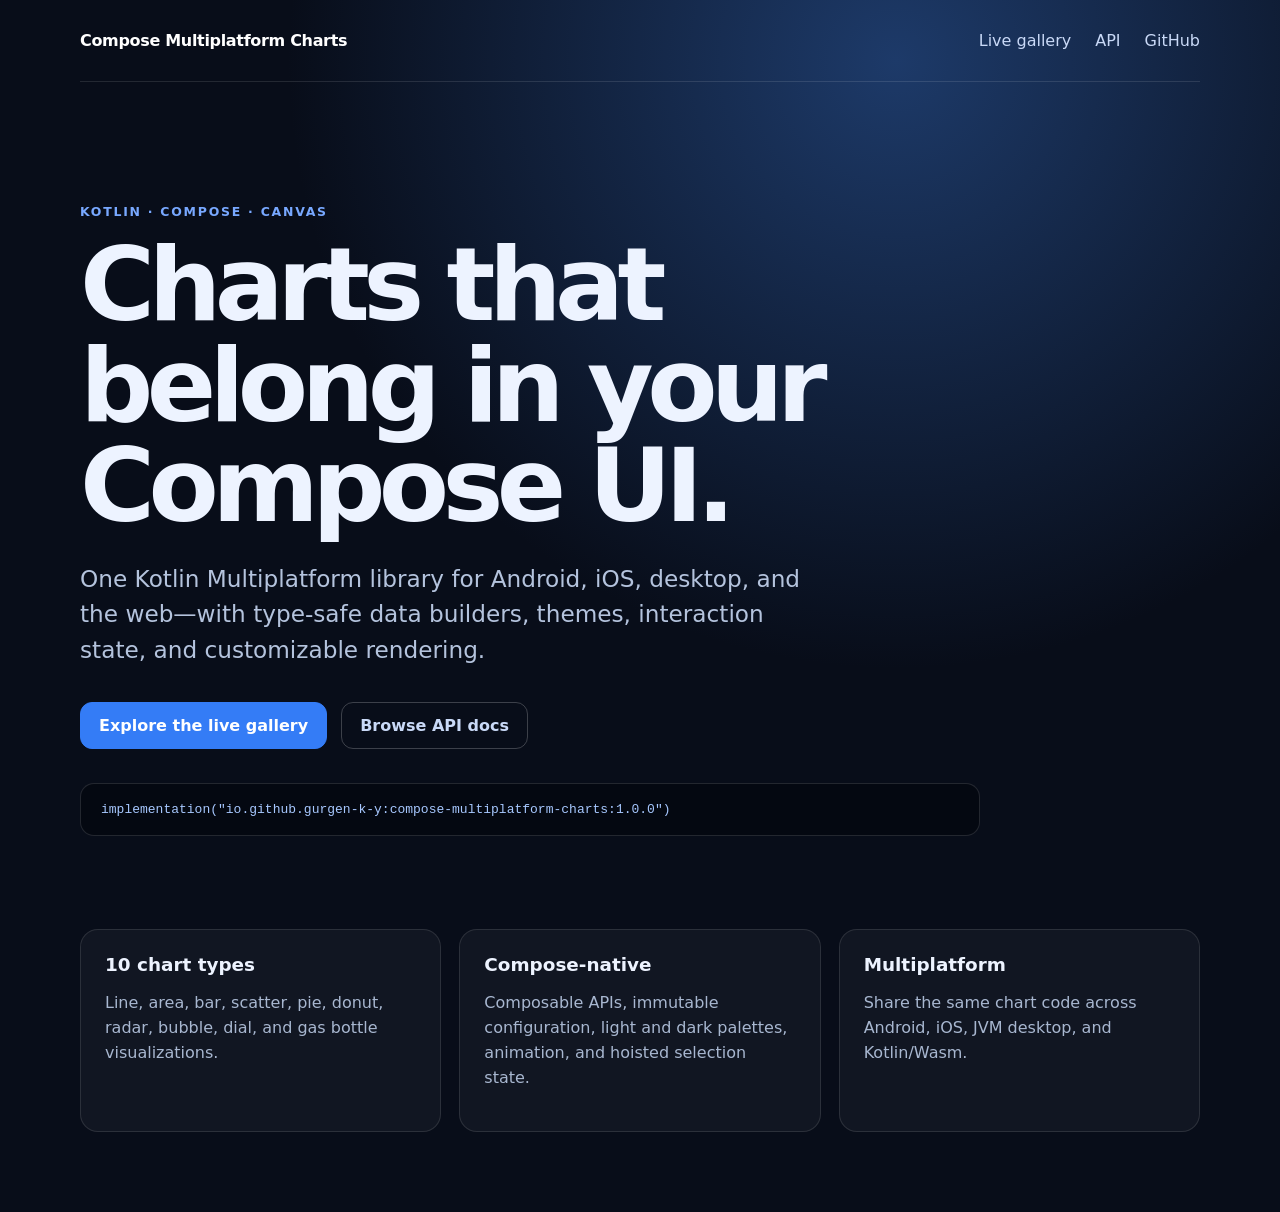
<file: site/index.html>
<!doctype html>
<html lang="en">
<head>
  <meta charset="utf-8">
  <meta name="viewport" content="width=device-width, initial-scale=1">
  <meta name="description" content="Customizable Compose Multiplatform charts for Android, iOS, desktop, and Wasm.">
  <title>Compose Multiplatform Charts</title>
  <link rel="stylesheet" href="styles.css">
</head>
<body>
  <main>
    <nav>
      <a class="brand" href="./">Compose Multiplatform Charts</a>
      <div><a href="demo/">Live gallery</a><a href="api/">API</a><a href="https://github.com/gurgen-k-y/compose-multiplatform-charts">GitHub</a></div>
    </nav>
    <section class="hero">
      <p class="eyebrow">Kotlin · Compose · Canvas</p>
      <h1>Charts that belong in your Compose UI.</h1>
      <p class="lead">One Kotlin Multiplatform library for Android, iOS, desktop, and the web—with type-safe data builders, themes, interaction state, and customizable rendering.</p>
      <div class="actions"><a class="primary" href="demo/">Explore the live gallery</a><a href="api/">Browse API docs</a></div>
      <pre><code>implementation("io.github.gurgen-k-y:compose-multiplatform-charts:1.0.0")</code></pre>
    </section>
    <section class="cards" aria-label="Highlights">
      <article><h2>10 chart types</h2><p>Line, area, bar, scatter, pie, donut, radar, bubble, dial, and gas bottle visualizations.</p></article>
      <article><h2>Compose-native</h2><p>Composable APIs, immutable configuration, light and dark palettes, animation, and hoisted selection state.</p></article>
      <article><h2>Multiplatform</h2><p>Share the same chart code across Android, iOS, JVM desktop, and Kotlin/Wasm.</p></article>
    </section>
  </main>
</body>
</html>
</file>
<file: site/styles.css>
:root { color-scheme: dark; font-family: Inter, ui-sans-serif, system-ui, sans-serif; background: #080d19; color: #edf3ff; }
* { box-sizing: border-box; }
body { margin: 0; min-height: 100vh; background: radial-gradient(circle at 70% 5%, #1d3a69 0, transparent 38rem), #080d19; }
main { width: min(1120px, calc(100% - 40px)); margin: auto; }
nav { min-height: 82px; display: flex; align-items: center; justify-content: space-between; gap: 24px; border-bottom: 1px solid #ffffff1c; }
nav div { display: flex; gap: 24px; }
a { color: #c9d9f7; text-decoration: none; }
a:hover { color: white; }
.brand { color: white; font-weight: 750; letter-spacing: -.02em; }
.hero { padding: 110px 0 80px; max-width: 900px; }
.eyebrow { color: #78a8ff; font-weight: 700; text-transform: uppercase; letter-spacing: .14em; font-size: .78rem; }
h1 { margin: 16px 0 24px; max-width: 820px; font-size: clamp(3rem, 8vw, 6.5rem); line-height: .98; letter-spacing: -.065em; }
.lead { max-width: 740px; color: #b4c3dd; font-size: clamp(1.1rem, 2.2vw, 1.45rem); line-height: 1.55; }
.actions { display: flex; flex-wrap: wrap; gap: 14px; margin: 34px 0; }
.actions a { border: 1px solid #ffffff36; border-radius: 12px; padding: 13px 18px; font-weight: 700; }
.actions .primary { border-color: #347cf6; background: #347cf6; color: white; }
pre { overflow-x: auto; padding: 18px 20px; border: 1px solid #ffffff20; border-radius: 14px; background: #04070fbb; color: #a7c8ff; }
.cards { display: grid; grid-template-columns: repeat(3, 1fr); gap: 18px; padding-bottom: 80px; }
article { padding: 24px; border: 1px solid #ffffff1c; border-radius: 18px; background: #ffffff0a; }
h2 { margin-top: 0; font-size: 1.15rem; }
article p { color: #a8b7d0; line-height: 1.55; }
@media (max-width: 720px) { nav { align-items: flex-start; flex-direction: column; padding: 22px 0; } nav div { gap: 14px; flex-wrap: wrap; } .hero { padding-top: 72px; } .cards { grid-template-columns: 1fr; } }
</file>
